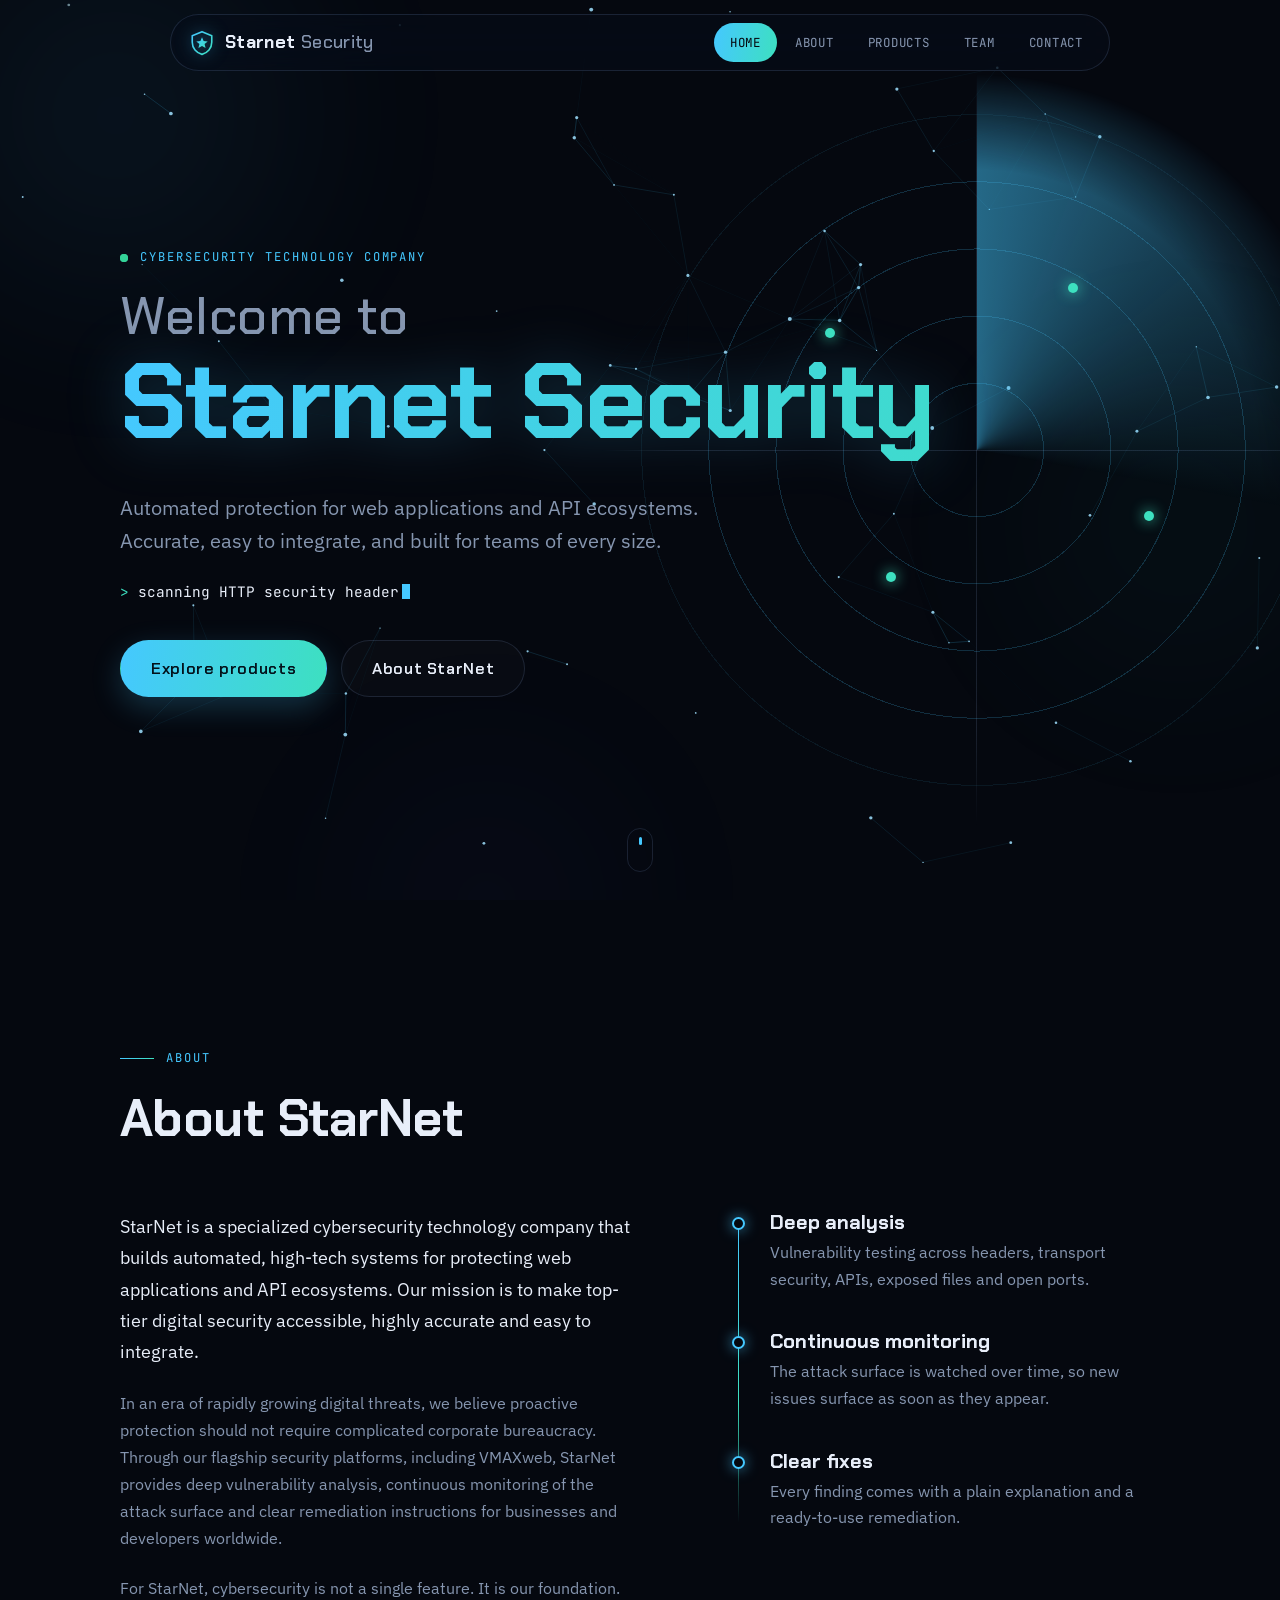
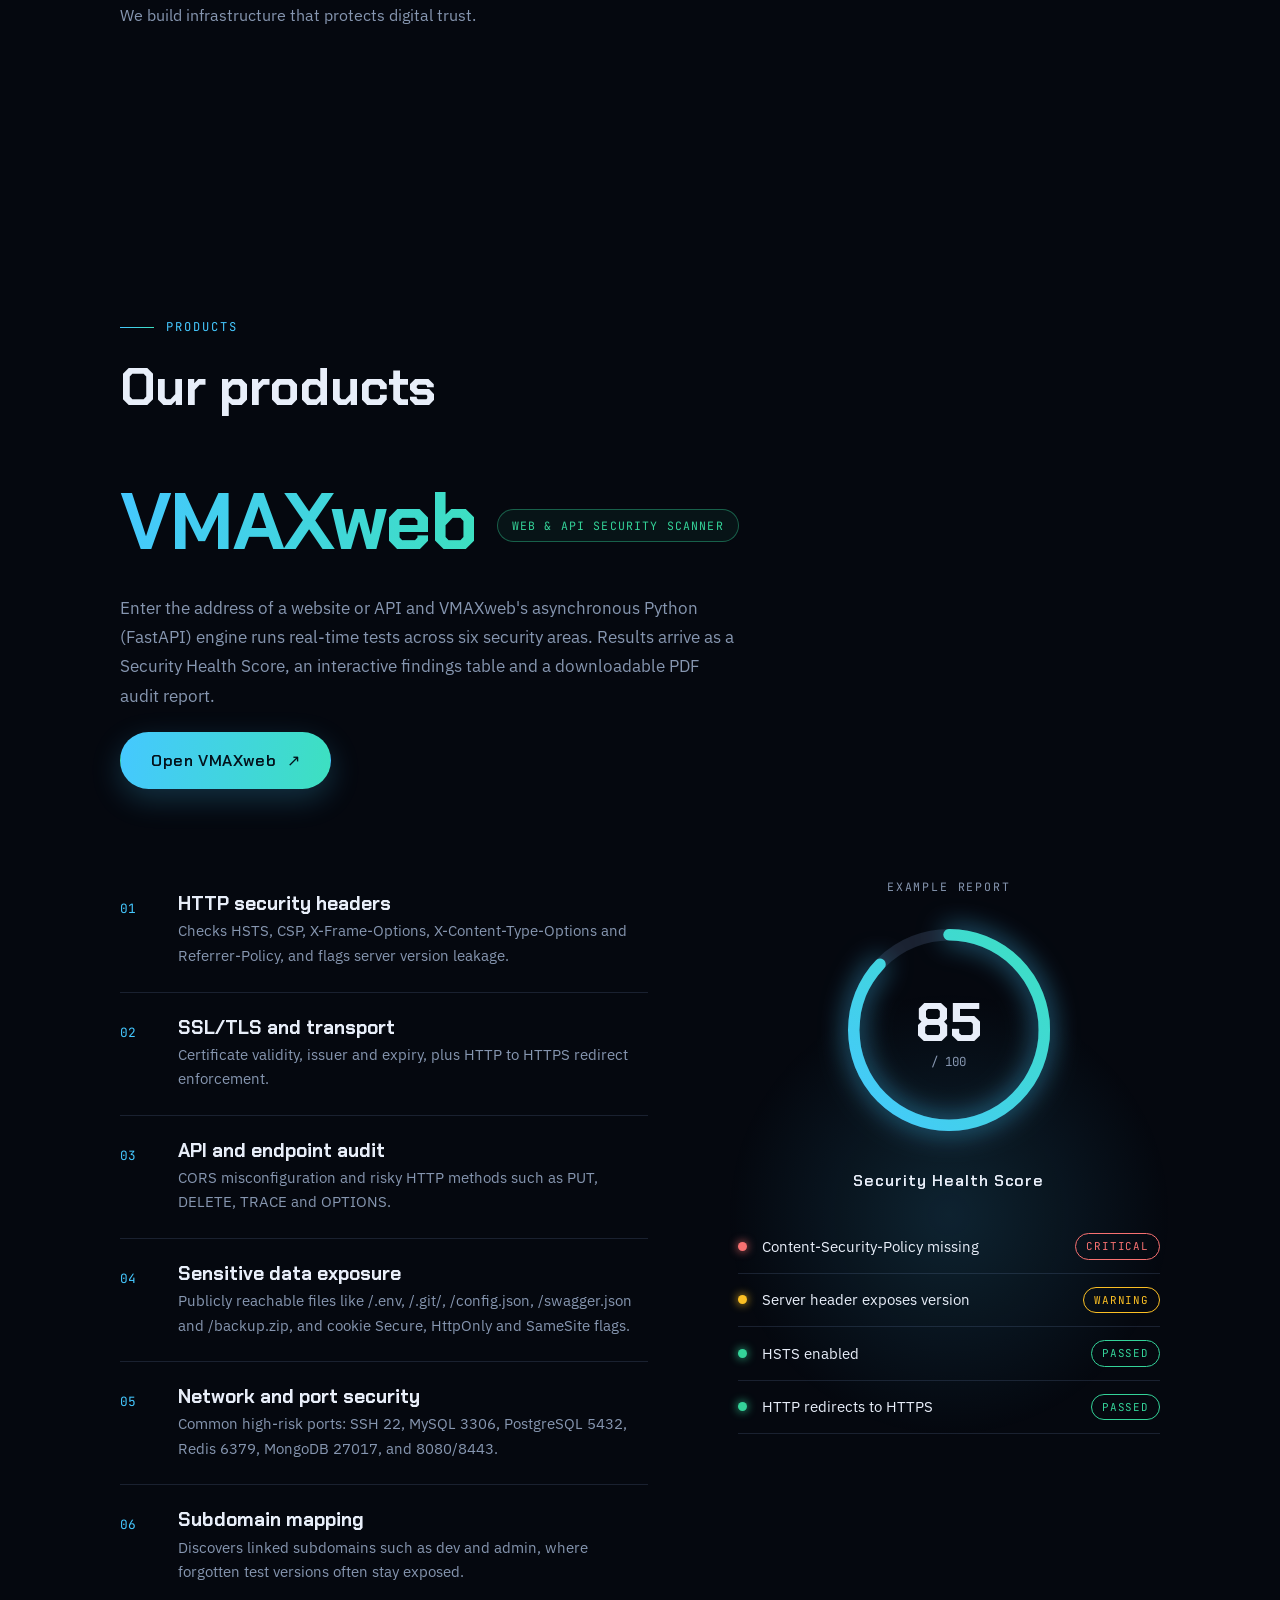
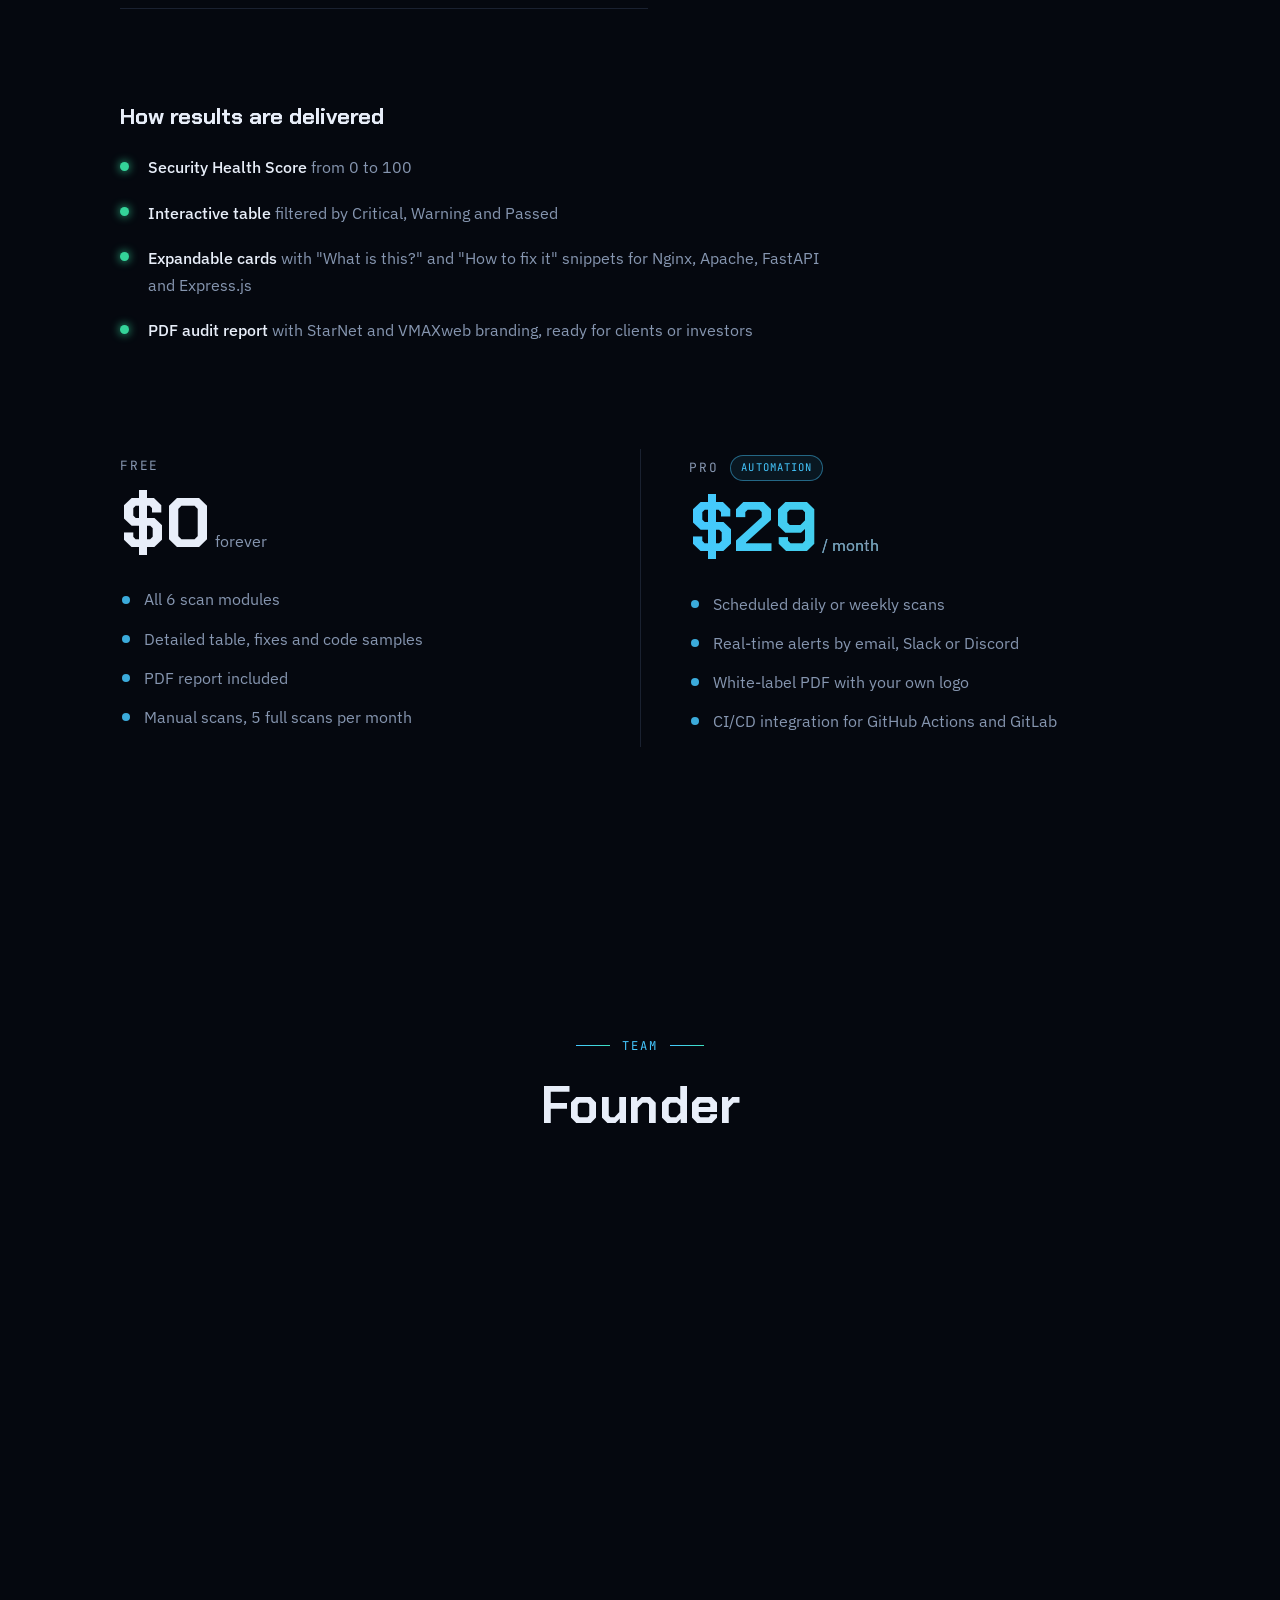
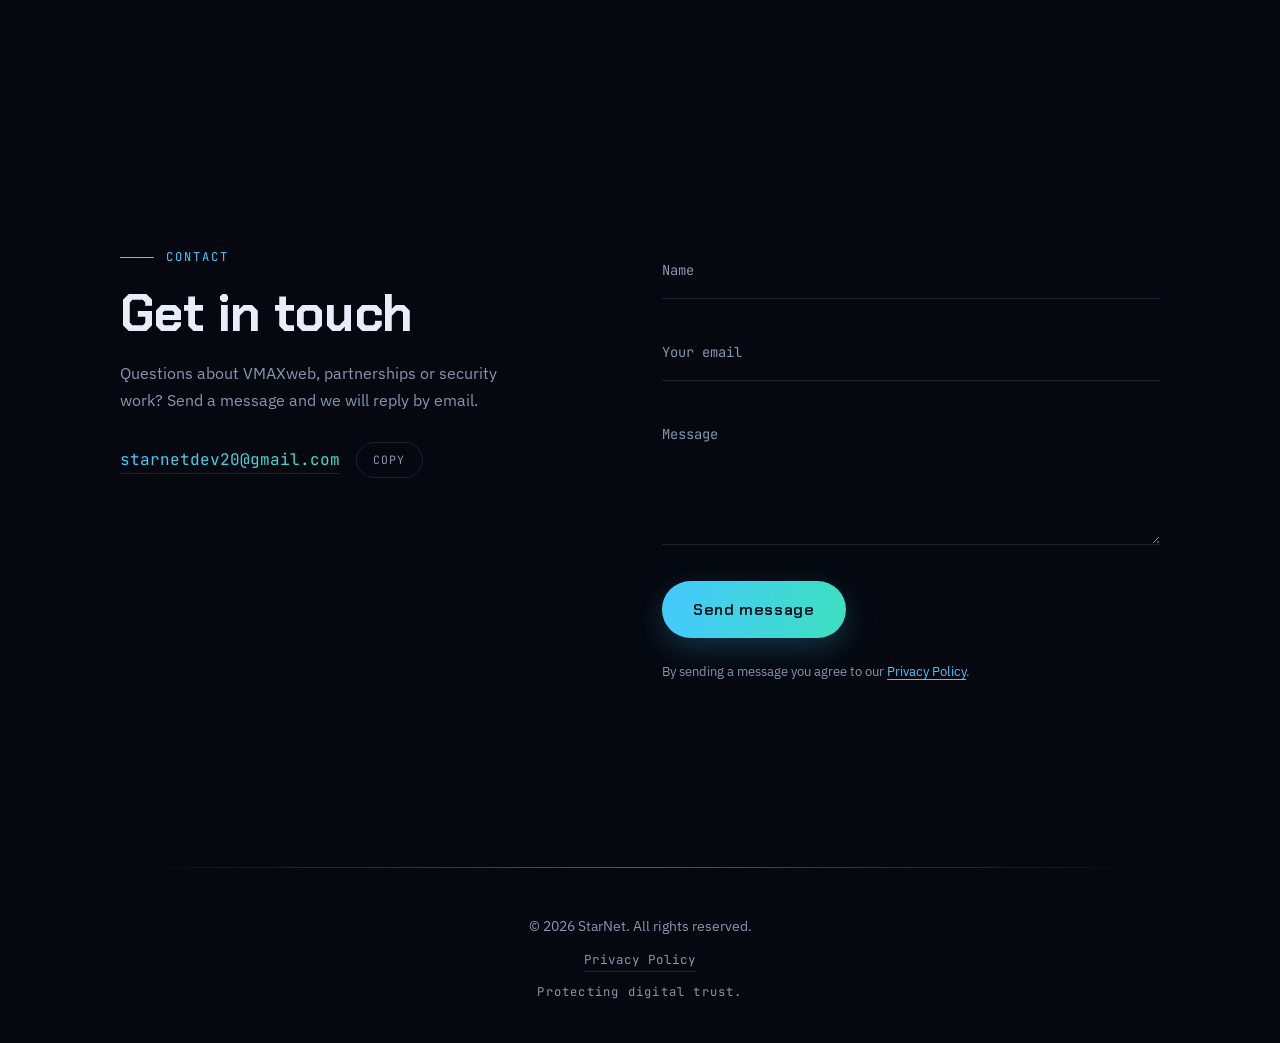
<file: index.html>
<!doctype html>
<html lang="en">
<head>
  <meta charset="utf-8">
  <meta name="viewport" content="width=device-width, initial-scale=1">
  <title>Starnet Security</title>
  <meta name="description" content="StarNet is a cybersecurity technology company building automated protection for web applications and APIs.">
  <meta name="theme-color" content="#05080f">
  <link rel="icon" type="image/svg+xml" href="favicon.svg">
  <link rel="icon" type="image/png" sizes="64x64" href="favicon.png">
  <link rel="apple-touch-icon" href="favicon.png">
  <script>document.documentElement.classList.add("js");</script>
  <link rel="preconnect" href="https://fonts.googleapis.com">
  <link rel="preconnect" href="https://fonts.gstatic.com" crossorigin>
  <link href="https://fonts.googleapis.com/css2?family=Chakra+Petch:wght@500;600;700&family=IBM+Plex+Sans:wght@400;500&family=JetBrains+Mono:wght@400;500&display=swap" rel="stylesheet">
  <link rel="stylesheet" href="style.css">
</head>
<body>

<div class="bg" aria-hidden="true">
  <span class="orb orb-a"></span>
  <span class="orb orb-b"></span>
  <span class="orb orb-c"></span>
</div>
<canvas class="rain" id="rain" aria-hidden="true"></canvas>
<div class="cursor-glow" id="cursorGlow" aria-hidden="true"></div>
<div class="progress" id="progress" aria-hidden="true"></div>

<header class="nav-wrap" id="top">
  <nav class="nav" aria-label="Main">
    <a class="brand" href="#home" aria-label="Starnet Security home">
      <svg class="brand-mark" viewBox="0 0 32 32" aria-hidden="true">
        <defs>
          <linearGradient id="bm" x1="0" y1="0" x2="1" y2="1">
            <stop offset="0" stop-color="#45c8ff"/><stop offset="1" stop-color="#3de0c0"/>
          </linearGradient>
        </defs>
        <path d="M16 2 4 7v8c0 7.4 5.1 13.2 12 15 6.9-1.8 12-7.6 12-15V7L16 2Z" fill="none" stroke="url(#bm)" stroke-width="2" stroke-linejoin="round"/>
        <path d="m16 9 2 4.6 5 .4-3.8 3.3 1.2 4.9L16 19.6 11.6 22.2l1.2-4.9L9 14l5-.4L16 9Z" fill="url(#bm)"/>
      </svg>
      <span>Starnet<span class="brand-sub"> Security</span></span>
    </a>

    <div class="nav-links" id="siteNav">
      <a href="#home">Home</a>
      <a href="#about">About</a>
      <a href="#products">Products</a>
      <a href="#team">Team</a>
      <a href="#contact">Contact</a>
    </div>

    <button class="nav-toggle" id="navToggle" aria-expanded="false" aria-controls="siteNav" aria-label="Toggle menu">
      <span></span><span></span>
    </button>
  </nav>
</header>

<main>

  <!-- HOME -->
  <section class="hero" id="home">
    <div class="radar" aria-hidden="true">
      <div class="radar-sweep"></div>
      <i class="blip b1"></i><i class="blip b2"></i><i class="blip b3"></i><i class="blip b4"></i>
    </div>
    <canvas id="net" aria-hidden="true"></canvas>

    <div class="wrap hero-inner">
      <p class="eyebrow"><span class="pulse"></span>Cybersecurity technology company</p>
      <h1>
        <span class="h1-line">Welcome to</span>
        <span class="h1-line grad" id="scramble" data-text="Starnet Security">Starnet Security</span>
      </h1>
      <p class="lead">Automated protection for web applications and API ecosystems. Accurate, easy to integrate, and built for teams of every size.</p>
      <p class="typed" aria-hidden="true"><span class="typed-prompt">&gt;</span> <span id="typedText">scanning attack surface</span><span class="caret"></span></p>
      <div class="hero-actions">
        <a class="btn btn-primary" href="#products"><span>Explore products</span></a>
        <a class="btn btn-ghost" href="#about"><span>About StarNet</span></a>
      </div>
    </div>

    <a class="scroll-cue" href="#about" aria-label="Scroll to About"><span></span></a>
  </section>

  <!-- ABOUT -->
  <section class="section" id="about">
    <div class="wrap">
      <div class="section-head reveal">
        <p class="eyebrow">About</p>
        <h2>About StarNet</h2>
      </div>
      <div class="about-grid">
        <div class="about-text" data-stagger>
          <p class="reveal">StarNet is a specialized cybersecurity technology company that builds automated, high-tech systems for protecting web applications and API ecosystems. Our mission is to make top-tier digital security accessible, highly accurate and easy to integrate.</p>
          <p class="reveal">In an era of rapidly growing digital threats, we believe proactive protection should not require complicated corporate bureaucracy. Through our flagship security platforms, including VMAXweb, StarNet provides deep vulnerability analysis, continuous monitoring of the attack surface and clear remediation instructions for businesses and developers worldwide.</p>
          <p class="reveal">For StarNet, cybersecurity is not a single feature. It is our foundation. We build infrastructure that protects digital trust.</p>
        </div>

        <ol class="timeline" data-stagger>
          <li class="reveal">
            <h3>Deep analysis</h3>
            <p>Vulnerability testing across headers, transport security, APIs, exposed files and open ports.</p>
          </li>
          <li class="reveal">
            <h3>Continuous monitoring</h3>
            <p>The attack surface is watched over time, so new issues surface as soon as they appear.</p>
          </li>
          <li class="reveal">
            <h3>Clear fixes</h3>
            <p>Every finding comes with a plain explanation and a ready-to-use remediation.</p>
          </li>
        </ol>
      </div>
    </div>
  </section>

  <!-- PRODUCTS -->
  <section class="section" id="products">
    <div class="wrap">
      <div class="section-head reveal">
        <p class="eyebrow">Products</p>
        <h2>Our products</h2>
      </div>

      <div class="product-intro reveal">
        <div class="product-name">
          <h3 class="grad">VMAXweb</h3>
          <span class="badge">Web &amp; API security scanner</span>
        </div>
        <p class="product-desc">Enter the address of a website or API and VMAXweb's asynchronous Python (FastAPI) engine runs real-time tests across six security areas. Results arrive as a Security Health Score, an interactive findings table and a downloadable PDF audit report.</p>
        <!-- The link address is set in script.js (VMAXWEB_URL) -->
        <a class="btn btn-primary" id="vmaxLink" href="https://vma-xweb.vercel.app/#b089531e908d45c0a584dc4ff4163017" target="_blank" rel="noopener noreferrer"><span>Open VMAXweb</span><b aria-hidden="true">↗</b></a>
      </div>

      <div class="product-body">
        <ul class="modules" data-stagger>
          <li class="reveal"><span class="mod-id">01</span><div><h4>HTTP security headers</h4><p>Checks HSTS, CSP, X-Frame-Options, X-Content-Type-Options and Referrer-Policy, and flags server version leakage.</p></div></li>
          <li class="reveal"><span class="mod-id">02</span><div><h4>SSL/TLS and transport</h4><p>Certificate validity, issuer and expiry, plus HTTP to HTTPS redirect enforcement.</p></div></li>
          <li class="reveal"><span class="mod-id">03</span><div><h4>API and endpoint audit</h4><p>CORS misconfiguration and risky HTTP methods such as PUT, DELETE, TRACE and OPTIONS.</p></div></li>
          <li class="reveal"><span class="mod-id">04</span><div><h4>Sensitive data exposure</h4><p>Publicly reachable files like /.env, /.git/, /config.json, /swagger.json and /backup.zip, and cookie Secure, HttpOnly and SameSite flags.</p></div></li>
          <li class="reveal"><span class="mod-id">05</span><div><h4>Network and port security</h4><p>Common high-risk ports: SSH 22, MySQL 3306, PostgreSQL 5432, Redis 6379, MongoDB 27017, and 8080/8443.</p></div></li>
          <li class="reveal"><span class="mod-id">06</span><div><h4>Subdomain mapping</h4><p>Discovers linked subdomains such as dev and admin, where forgotten test versions often stay exposed.</p></div></li>
        </ul>

        <div class="report reveal" id="report">
          <p class="report-label">Example report</p>
          <div class="gauge" role="img" aria-label="Example Security Health Score of 87 out of 100">
            <svg viewBox="0 0 140 140" aria-hidden="true">
              <defs>
                <linearGradient id="gg" x1="0" y1="0" x2="1" y2="1">
                  <stop offset="0" stop-color="#45c8ff"/><stop offset="1" stop-color="#3de0c0"/>
                </linearGradient>
              </defs>
              <circle class="g-track" cx="70" cy="70" r="58"/>
              <circle class="g-fill" id="gaugeFill" cx="70" cy="70" r="58" data-score="87"/>
            </svg>
            <div class="gauge-num"><strong id="gaugeNum">87</strong><span>/ 100</span></div>
          </div>
          <p class="gauge-cap">Security Health Score</p>

          <ul class="findings">
            <li><i class="dot crit"></i><span>Content-Security-Policy missing</span><em class="tag crit">Critical</em></li>
            <li><i class="dot warn"></i><span>Server header exposes version</span><em class="tag warn">Warning</em></li>
            <li><i class="dot ok"></i><span>HSTS enabled</span><em class="tag ok">Passed</em></li>
            <li><i class="dot ok"></i><span>HTTP redirects to HTTPS</span><em class="tag ok">Passed</em></li>
          </ul>
        </div>
      </div>

      <div class="results reveal">
        <h4>How results are delivered</h4>
        <ul>
          <li><strong>Security Health Score</strong> from 0 to 100</li>
          <li><strong>Interactive table</strong> filtered by Critical, Warning and Passed</li>
          <li><strong>Expandable cards</strong> with "What is this?" and "How to fix it" snippets for Nginx, Apache, FastAPI and Express.js</li>
          <li><strong>PDF audit report</strong> with StarNet and VMAXweb branding, ready for clients or investors</li>
        </ul>
      </div>

      <div class="plans" aria-label="VMAXweb plans">
        <div class="plan reveal">
          <p class="plan-name">Free</p>
          <p class="plan-price">$0<small> forever</small></p>
          <ul>
            <li>All 6 scan modules</li>
            <li>Detailed table, fixes and code samples</li>
            <li>PDF report included</li>
            <li>Manual scans, 5 full scans per month</li>
          </ul>
        </div>
        <div class="plan plan-pro reveal">
          <p class="plan-name">Pro <span class="pill">Automation</span></p>
          <p class="plan-price grad">$29<small> / month</small></p>
          <ul>
            <li>Scheduled daily or weekly scans</li>
            <li>Real-time alerts by email, Slack or Discord</li>
            <li>White-label PDF with your own logo</li>
            <li>CI/CD integration for GitHub Actions and GitLab</li>
          </ul>
        </div>
      </div>
    </div>
  </section>

  <!-- TEAM -->
  <section class="section" id="team">
    <div class="wrap">
      <div class="section-head center reveal">
        <p class="eyebrow">Team</p>
        <h2>Founder</h2>
      </div>
      <div class="founder reveal">
        <div class="avatar-ring">
          <div class="avatar" aria-hidden="true">JA</div>
        </div>
        <h3>Jeko Abuladze</h3>
        <p class="role">Founder &amp; CEO of StarNet</p>
        <p class="titles">Cybersecurity Specialist <i aria-hidden="true">·</i> Software Engineer</p>
        <p class="founder-note">Founded StarNet to make professional-grade security tooling available to every team building on the web.</p>
      </div>
    </div>
  </section>

  <!-- CONTACT -->
  <section class="section" id="contact">
    <div class="wrap contact-grid">
      <div class="reveal">
        <p class="eyebrow">Contact</p>
        <h2>Get in touch</h2>
        <p class="contact-copy">Questions about VMAXweb, partnerships or security work? Send a message and we will reply by email.</p>
        <div class="contact-mail">
          <a href="mailto:starnetdev20@gmail.com" id="mailLink">starnetdev20@gmail.com</a>
          <button type="button" class="copy" id="copyMail">Copy</button>
        </div>
      </div>

      <form class="form reveal" id="contactForm" novalidate>
        <div class="field">
          <input id="cName" name="name" type="text" autocomplete="name" placeholder=" " required>
          <label for="cName">Name</label>
        </div>
        <div class="field">
          <input id="cEmail" name="email" type="email" autocomplete="email" placeholder=" " required>
          <label for="cEmail">Your email</label>
        </div>
        <div class="field">
          <textarea id="cMsg" name="message" rows="4" placeholder=" " required></textarea>
          <label for="cMsg">Message</label>
        </div>
        <button class="btn btn-primary" type="submit"><span>Send message</span></button>
        <p class="form-consent">By sending a message you agree to our <a href="privacy.html">Privacy Policy</a>.</p>
        <p class="form-note" id="formNote" role="status"></p>
      </form>
    </div>
  </section>

</main>

<footer class="site-footer">
  <p>© <span id="year">2026</span> StarNet. All rights reserved.</p>
  <a class="footer-link" href="privacy.html">Privacy Policy</a>
  <p class="footer-tag">Protecting digital trust.</p>
</footer>

<script src="script.js"></script>
</body>
</html>
</file>
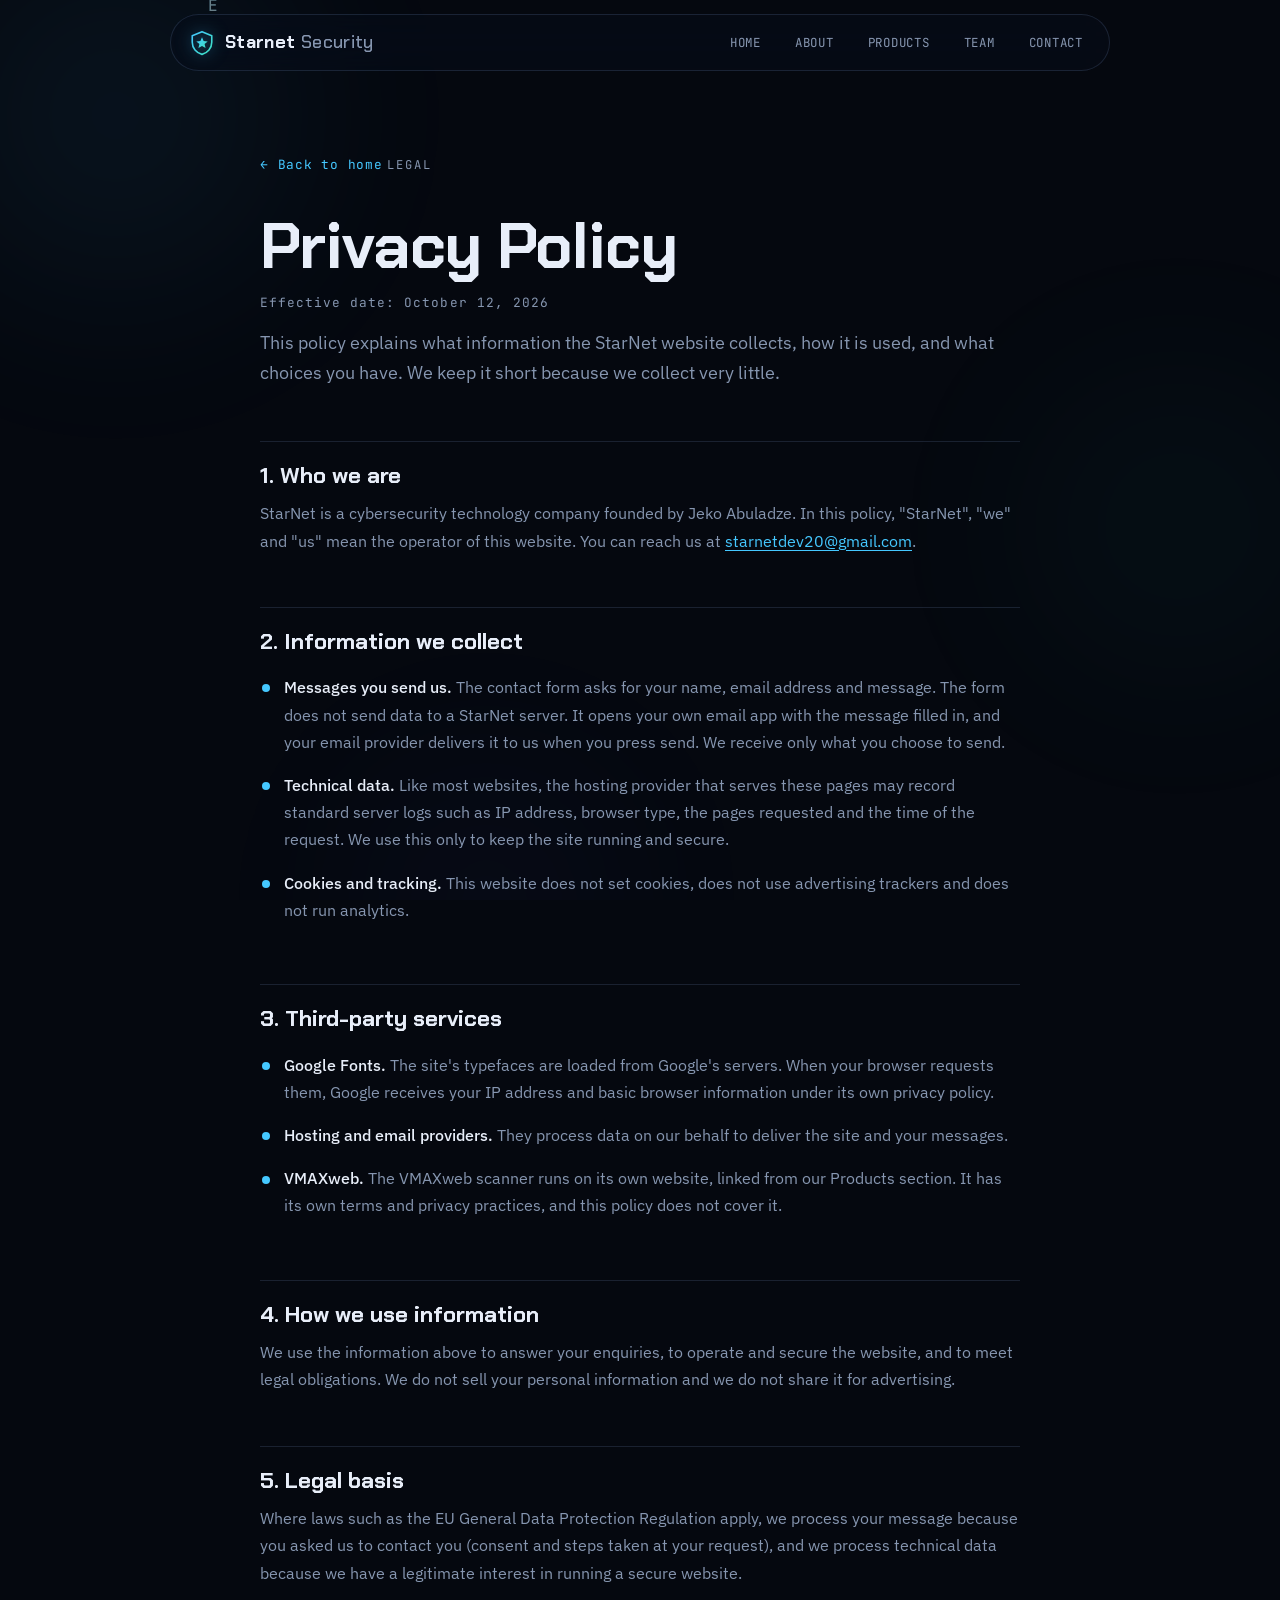
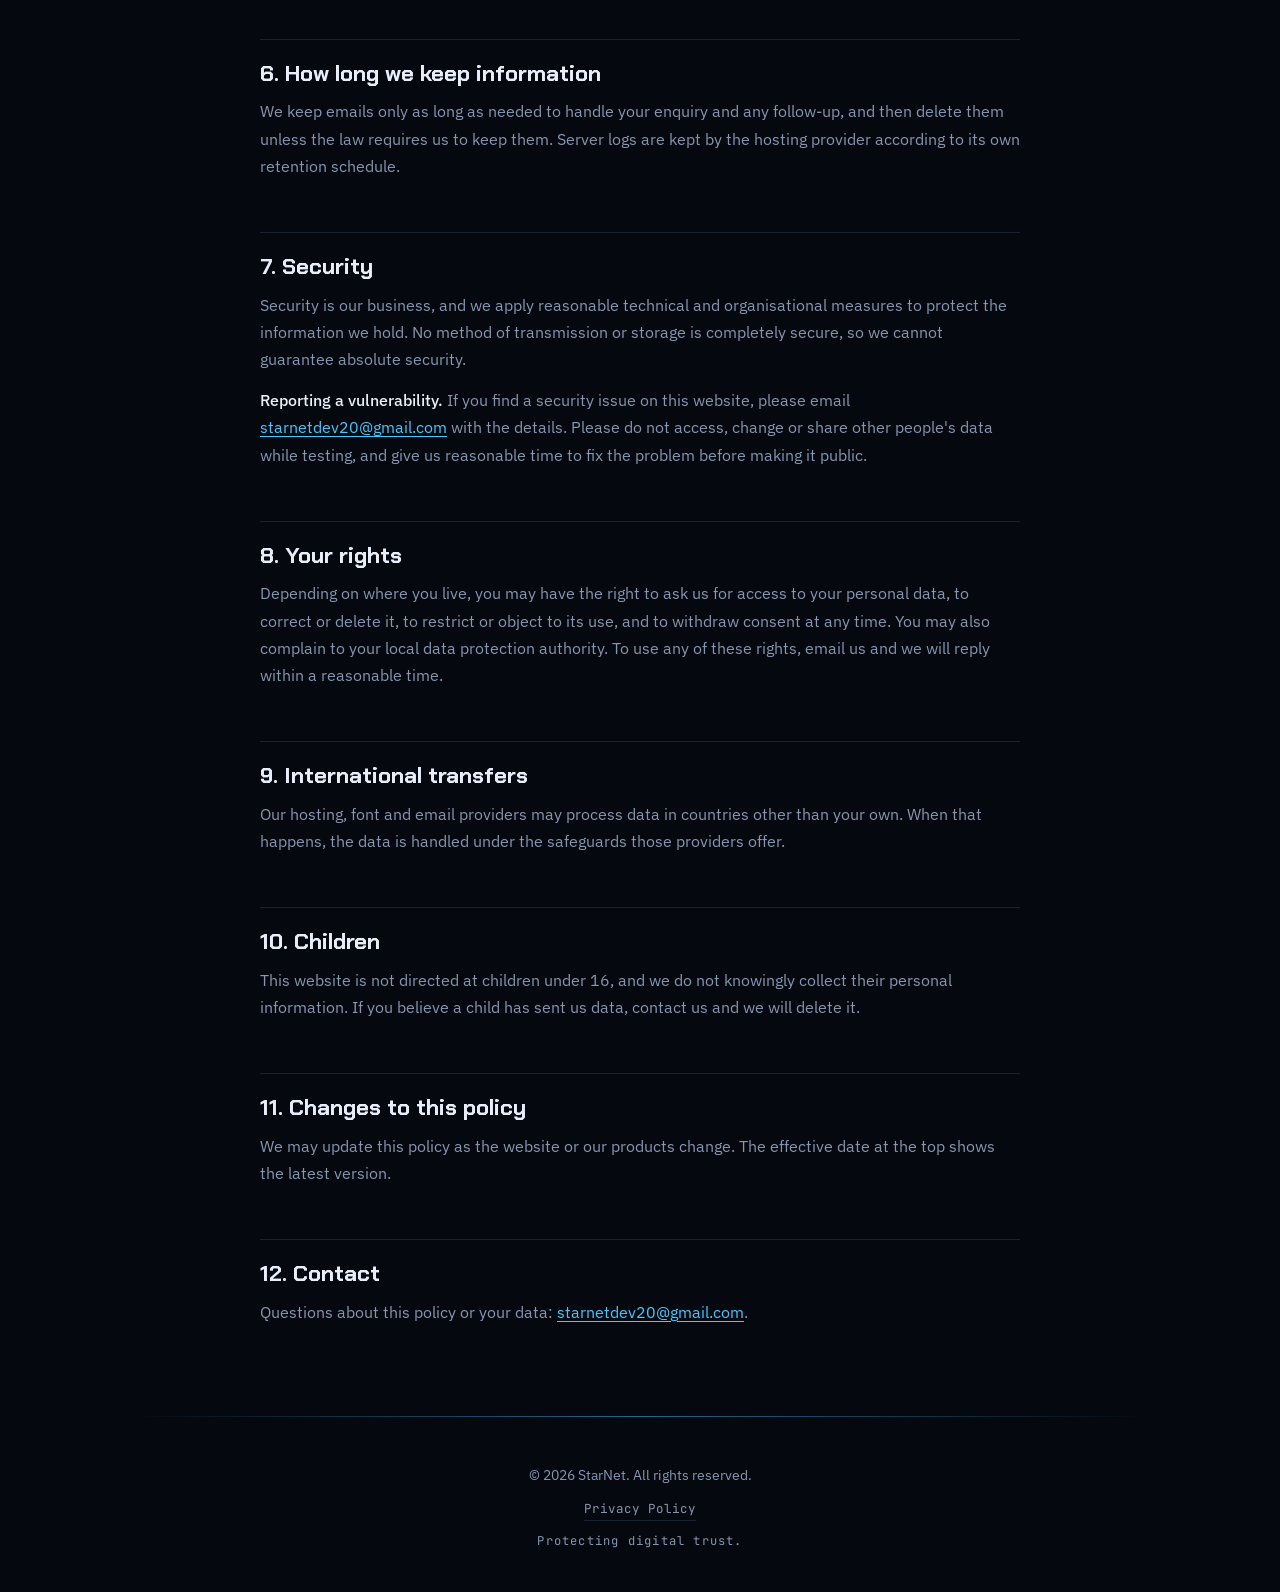
<file: privacy.html>
<!doctype html>
<html lang="en">
<head>
  <meta charset="utf-8">
  <meta name="viewport" content="width=device-width, initial-scale=1">
  <title>Privacy Policy | Starnet Security</title>
  <meta name="description" content="How StarNet collects, uses and protects information on this website.">
  <meta name="theme-color" content="#05080f">
  <link rel="icon" type="image/svg+xml" href="favicon.svg">
  <link rel="icon" type="image/png" sizes="64x64" href="favicon.png">
  <link rel="apple-touch-icon" href="favicon.png">
  <script>document.documentElement.classList.add("js");</script>
  <link rel="preconnect" href="https://fonts.googleapis.com">
  <link rel="preconnect" href="https://fonts.gstatic.com" crossorigin>
  <link href="https://fonts.googleapis.com/css2?family=Chakra+Petch:wght@500;600;700&family=IBM+Plex+Sans:wght@400;500&family=JetBrains+Mono:wght@400;500&display=swap" rel="stylesheet">
  <link rel="stylesheet" href="style.css">
</head>
<body>

<div class="bg" aria-hidden="true">
  <span class="orb orb-a"></span>
  <span class="orb orb-b"></span>
  <span class="orb orb-c"></span>
</div>
<canvas class="rain" id="rain" aria-hidden="true"></canvas>
<div class="cursor-glow" id="cursorGlow" aria-hidden="true"></div>
<div class="progress" id="progress" aria-hidden="true"></div>

<header class="nav-wrap" id="top">
  <nav class="nav" aria-label="Main">
    <a class="brand" href="index.html#home" aria-label="Starnet Security home">
      <svg class="brand-mark" viewBox="0 0 32 32" aria-hidden="true">
        <defs>
          <linearGradient id="bm" x1="0" y1="0" x2="1" y2="1">
            <stop offset="0" stop-color="#45c8ff"/><stop offset="1" stop-color="#3de0c0"/>
          </linearGradient>
        </defs>
        <path d="M16 2 4 7v8c0 7.4 5.1 13.2 12 15 6.9-1.8 12-7.6 12-15V7L16 2Z" fill="none" stroke="url(#bm)" stroke-width="2" stroke-linejoin="round"/>
        <path d="m16 9 2 4.6 5 .4-3.8 3.3 1.2 4.9L16 19.6 11.6 22.2l1.2-4.9L9 14l5-.4L16 9Z" fill="url(#bm)"/>
      </svg>
      <span>Starnet<span class="brand-sub"> Security</span></span>
    </a>

    <div class="nav-links" id="siteNav">
      <a href="index.html#home">Home</a>
      <a href="index.html#about">About</a>
      <a href="index.html#products">Products</a>
      <a href="index.html#team">Team</a>
      <a href="index.html#contact">Contact</a>
    </div>

    <button class="nav-toggle" id="navToggle" aria-expanded="false" aria-controls="siteNav" aria-label="Toggle menu">
      <span></span><span></span>
    </button>
  </nav>
</header>

<main class="legal">
  <div class="wrap">
    <article class="legal-inner">
      <a class="back" href="index.html">← Back to home</a>
      <p class="eyebrow">Legal</p>
      <h1>Privacy Policy</h1>
      <p class="updated">Effective date: October 12, 2026</p>

      <p class="legal-intro">This policy explains what information the StarNet website collects, how it is used, and what choices you have. We keep it short because we collect very little.</p>

      <h2>1. Who we are</h2>
      <p>StarNet is a cybersecurity technology company founded by Jeko Abuladze. In this policy, "StarNet", "we" and "us" mean the operator of this website. You can reach us at <a href="mailto:starnetdev20@gmail.com">starnetdev20@gmail.com</a>.</p>

      <h2>2. Information we collect</h2>
      <ul>
        <li><strong>Messages you send us.</strong> The contact form asks for your name, email address and message. The form does not send data to a StarNet server. It opens your own email app with the message filled in, and your email provider delivers it to us when you press send. We receive only what you choose to send.</li>
        <li><strong>Technical data.</strong> Like most websites, the hosting provider that serves these pages may record standard server logs such as IP address, browser type, the pages requested and the time of the request. We use this only to keep the site running and secure.</li>
        <li><strong>Cookies and tracking.</strong> This website does not set cookies, does not use advertising trackers and does not run analytics.</li>
      </ul>

      <h2>3. Third-party services</h2>
      <ul>
        <li><strong>Google Fonts.</strong> The site's typefaces are loaded from Google's servers. When your browser requests them, Google receives your IP address and basic browser information under its own privacy policy.</li>
        <li><strong>Hosting and email providers.</strong> They process data on our behalf to deliver the site and your messages.</li>
        <li><strong>VMAXweb.</strong> The VMAXweb scanner runs on its own website, linked from our Products section. It has its own terms and privacy practices, and this policy does not cover it.</li>
      </ul>

      <h2>4. How we use information</h2>
      <p>We use the information above to answer your enquiries, to operate and secure the website, and to meet legal obligations. We do not sell your personal information and we do not share it for advertising.</p>

      <h2>5. Legal basis</h2>
      <p>Where laws such as the EU General Data Protection Regulation apply, we process your message because you asked us to contact you (consent and steps taken at your request), and we process technical data because we have a legitimate interest in running a secure website.</p>

      <h2>6. How long we keep information</h2>
      <p>We keep emails only as long as needed to handle your enquiry and any follow-up, and then delete them unless the law requires us to keep them. Server logs are kept by the hosting provider according to its own retention schedule.</p>

      <h2>7. Security</h2>
      <p>Security is our business, and we apply reasonable technical and organisational measures to protect the information we hold. No method of transmission or storage is completely secure, so we cannot guarantee absolute security.</p>
      <p><strong>Reporting a vulnerability.</strong> If you find a security issue on this website, please email <a href="mailto:starnetdev20@gmail.com">starnetdev20@gmail.com</a> with the details. Please do not access, change or share other people's data while testing, and give us reasonable time to fix the problem before making it public.</p>

      <h2>8. Your rights</h2>
      <p>Depending on where you live, you may have the right to ask us for access to your personal data, to correct or delete it, to restrict or object to its use, and to withdraw consent at any time. You may also complain to your local data protection authority. To use any of these rights, email us and we will reply within a reasonable time.</p>

      <h2>9. International transfers</h2>
      <p>Our hosting, font and email providers may process data in countries other than your own. When that happens, the data is handled under the safeguards those providers offer.</p>

      <h2>10. Children</h2>
      <p>This website is not directed at children under 16, and we do not knowingly collect their personal information. If you believe a child has sent us data, contact us and we will delete it.</p>

      <h2>11. Changes to this policy</h2>
      <p>We may update this policy as the website or our products change. The effective date at the top shows the latest version.</p>

      <h2>12. Contact</h2>
      <p>Questions about this policy or your data: <a href="mailto:starnetdev20@gmail.com">starnetdev20@gmail.com</a>.</p>
    </article>
  </div>
</main>

<footer class="site-footer">
  <p>© <span id="year">2026</span> StarNet. All rights reserved.</p>
  <a class="footer-link" href="privacy.html">Privacy Policy</a>
  <p class="footer-tag">Protecting digital trust.</p>
</footer>

<script src="script.js"></script>
</body>
</html>
</file>
<file: style.css>
/* Layout concept: one continuous dark canvas with drifting light, no boxed cards
   or colour bands. Content sits open on the page and is separated by hairlines,
   glow and motion. Rounded shapes and circles instead of rectangles. */
:root {
  --bg: #05080f;
  --text: #e8eef9;
  --muted: #8696b0;
  --line: rgba(140, 170, 220, 0.16);
  --accent: #45c8ff;
  --accent-2: #3de0c0;
  --ok: #34d399;
  --warn: #fbbf24;
  --crit: #f87171;
  --grad: linear-gradient(100deg, var(--accent), var(--accent-2));

  --font-display: "Chakra Petch", "Segoe UI", sans-serif;
  --font-body: "IBM Plex Sans", system-ui, -apple-system, "Segoe UI", sans-serif;
  --font-mono: "JetBrains Mono", ui-monospace, "SFMono-Regular", Menlo, Consolas, monospace;

  --gutter: clamp(20px, 5vw, 40px);
  --ease: cubic-bezier(.2, .7, .2, 1);
  color-scheme: dark;
}

*, *::before, *::after { box-sizing: border-box; }
html { scroll-behavior: smooth; scroll-padding-top: 96px; }
body {
  margin: 0; background: var(--bg); color: var(--text);
  font-family: var(--font-body); font-size: 1rem; line-height: 1.7;
  -webkit-font-smoothing: antialiased; overflow-x: hidden;
}
img, svg { max-width: 100%; }
a { color: inherit; }
h1, h2, h3, h4 { font-family: var(--font-display); line-height: 1.1; margin: 0; text-wrap: balance; }
p { margin: 0; }
ul, ol { margin: 0; padding: 0; list-style: none; }
button { font: inherit; color: inherit; }
:focus-visible { outline: 2px solid var(--accent); outline-offset: 4px; border-radius: 6px; }
::selection { background: rgba(69, 200, 255, 0.3); }

.wrap { width: 100%; max-width: 1120px; margin-inline: auto; padding-inline: var(--gutter); }
.grad { background: var(--grad); -webkit-background-clip: text; background-clip: text; color: transparent; }

/* ---------- Ambient background ---------- */
.bg { position: fixed; inset: 0; z-index: -2; overflow: hidden; pointer-events: none; }
.orb { position: absolute; border-radius: 50%; filter: blur(90px); opacity: .2; will-change: transform; }

/* falling code, fixed behind every section; dimmer toward the centre so text stays readable */
.rain { position: fixed; inset: 0; width: 100%; height: 100%; z-index: -2; pointer-events: none; opacity: .55;
  -webkit-mask-image: radial-gradient(ellipse 70% 60% at 50% 45%, rgba(0,0,0,.4), #000 100%);
  mask-image: radial-gradient(ellipse 70% 60% at 50% 45%, rgba(0,0,0,.4), #000 100%); }
.orb-a { width: 46vmax; height: 46vmax; left: -14vmax; top: -14vmax; background: radial-gradient(circle, rgba(69,200,255,.45), transparent 65%); animation: drift-a 26s ease-in-out infinite alternate; }
.orb-b { width: 40vmax; height: 40vmax; right: -12vmax; top: 30vh; background: radial-gradient(circle, rgba(61,224,192,.28), transparent 65%); animation: drift-b 32s ease-in-out infinite alternate; }
.orb-c { width: 36vmax; height: 36vmax; left: 20vw; bottom: -18vmax; background: radial-gradient(circle, rgba(88,110,255,.28), transparent 65%); animation: drift-a 38s ease-in-out infinite alternate-reverse; }
@keyframes drift-a { to { transform: translate(8vmax, 6vmax) scale(1.15); } }
@keyframes drift-b { to { transform: translate(-9vmax, -5vmax) scale(1.1); } }

.cursor-glow { position: fixed; left: 0; top: 0; width: 420px; height: 420px; margin: -210px 0 0 -210px; border-radius: 50%; z-index: -1; pointer-events: none; opacity: 0; background: radial-gradient(circle, rgba(69,200,255,.13), transparent 62%); transition: opacity .4s; will-change: transform; }
.cursor-glow.on { opacity: 1; }

.progress { position: fixed; top: 0; left: 0; height: 2px; width: 100%; z-index: 40; background: var(--grad); transform: scaleX(0); transform-origin: left; box-shadow: 0 0 12px rgba(69,200,255,.8); }

/* ---------- Floating pill navigation ---------- */
.nav-wrap { position: fixed; top: 14px; left: 0; right: 0; z-index: 30; padding-inline: var(--gutter); display: flex; justify-content: center; pointer-events: none; }
.nav {
  pointer-events: auto; width: min(940px, 100%);
  display: flex; align-items: center; justify-content: space-between; gap: 12px;
  padding: 8px 10px 8px 18px; border-radius: 999px;
  background: rgba(8, 13, 24, 0.55); border: 1px solid var(--line);
  backdrop-filter: blur(16px) saturate(140%); -webkit-backdrop-filter: blur(16px) saturate(140%);
  transition: background .3s, box-shadow .3s, transform .4s var(--ease);
  animation: nav-in .9s var(--ease) both;
}
.nav-wrap.scrolled .nav { background: rgba(8, 13, 24, 0.82); box-shadow: 0 10px 40px rgba(0,0,0,.45), 0 0 0 1px rgba(69,200,255,.08); }
@keyframes nav-in { from { opacity: 0; transform: translateY(-24px); } }

.brand { display: inline-flex; align-items: center; gap: 10px; text-decoration: none; font-family: var(--font-display); font-weight: 700; font-size: 1.12rem; letter-spacing: .02em; white-space: nowrap; }
.brand-mark { width: 26px; height: 26px; filter: drop-shadow(0 0 8px rgba(69,200,255,.55)); }
.brand-sub { font-weight: 500; color: var(--muted); }

.nav-links { display: flex; gap: 2px; position: relative; }
.nav-links a { position: relative; text-decoration: none; padding: 9px 16px; border-radius: 999px; font-family: var(--font-mono); font-size: .78rem; letter-spacing: .06em; text-transform: uppercase; color: var(--muted); transition: color .2s; }
.nav-links a:hover { color: var(--text); }
.nav-links a.active { color: var(--bg); background: var(--grad); }

.nav-toggle { display: none; width: 42px; height: 42px; border-radius: 50%; border: 1px solid var(--line); background: transparent; cursor: pointer; position: relative; }
.nav-toggle span { position: absolute; left: 12px; right: 12px; height: 2px; border-radius: 2px; background: var(--text); transition: transform .3s var(--ease); }
.nav-toggle span:nth-child(1) { top: 16px; }
.nav-toggle span:nth-child(2) { top: 24px; }
.nav-toggle[aria-expanded="true"] span:nth-child(1) { transform: translateY(4px) rotate(45deg); }
.nav-toggle[aria-expanded="true"] span:nth-child(2) { transform: translateY(-4px) rotate(-45deg); }

/* ---------- Hero ---------- */
.hero { position: relative; min-height: min(100svh, 920px); display: flex; align-items: center; padding-block: 130px 90px; overflow: hidden; }
#net { position: absolute; inset: 0; width: 100%; height: 100%; z-index: 0; }
.hero-inner { position: relative; z-index: 2; }

.eyebrow { display: inline-flex; align-items: center; gap: 12px; font-family: var(--font-mono); font-size: .76rem; letter-spacing: .16em; text-transform: uppercase; color: var(--accent); margin-bottom: 22px; }
.section-head .eyebrow::before, .contact-grid .eyebrow::before { content: ""; width: 34px; height: 1px; background: var(--grad); }
.center .eyebrow::after { content: ""; width: 34px; height: 1px; background: var(--grad); }
.pulse { position: relative; width: 8px; height: 8px; border-radius: 50%; background: var(--ok); }
.pulse::after { content: ""; position: absolute; inset: 0; border-radius: 50%; background: var(--ok); animation: ping 2s ease-out infinite; }
@keyframes ping { to { transform: scale(3.2); opacity: 0; } }

.hero h1 { font-size: clamp(2.7rem, 9.2vw, 6.6rem); font-weight: 700; letter-spacing: -.015em; line-height: 1.02; }
.h1-line { display: block; }
.h1-line:first-child { font-size: .5em; font-weight: 500; color: var(--muted); letter-spacing: .01em; margin-bottom: .1em; animation: rise .9s .1s var(--ease) both; }
.h1-line.grad { padding-bottom: .08em; animation: rise .9s .25s var(--ease) both; filter: drop-shadow(0 0 28px rgba(69,200,255,.25)); }
@keyframes rise { from { opacity: 0; transform: translateY(26px); } }

.lead { max-width: 54ch; margin-top: 26px; font-size: clamp(1.05rem, 2vw, 1.22rem); color: var(--muted); animation: rise .9s .45s var(--ease) both; }
.typed { margin-top: 22px; font-family: var(--font-mono); font-size: .9rem; color: var(--text); min-height: 1.6em; animation: rise .9s .6s var(--ease) both; }
.typed-prompt { color: var(--accent-2); }
.caret { display: inline-block; width: 8px; height: 1em; margin-left: 3px; vertical-align: -2px; background: var(--accent); animation: blink 1s steps(1) infinite; }
@keyframes blink { 50% { opacity: 0; } }
.hero-actions { display: flex; flex-wrap: wrap; gap: 14px; margin-top: 36px; animation: rise .9s .75s var(--ease) both; }

/* radar */
.radar { position: absolute; z-index: 1; right: -6%; top: 50%; width: min(760px, 78vw); aspect-ratio: 1; transform: translateY(-50%); border-radius: 50%; pointer-events: none;
  background:
    linear-gradient(var(--line), var(--line)) center / 1px 100% no-repeat,
    linear-gradient(var(--line), var(--line)) center / 100% 1px no-repeat,
    repeating-radial-gradient(circle, transparent 0 calc(12.5% - 1px), rgba(69,200,255,.2) calc(12.5% - 1px) 12.5%);
  -webkit-mask-image: radial-gradient(circle, #000 52%, transparent 70%); mask-image: radial-gradient(circle, #000 52%, transparent 70%);
  animation: fade-in 1.6s .3s both; }
.radar-sweep { position: absolute; inset: 0; border-radius: 50%; background: conic-gradient(from 0deg, rgba(69,200,255,.5), rgba(69,200,255,0) 28%); animation: spin 6s linear infinite; }
.blip { position: absolute; width: 10px; height: 10px; border-radius: 50%; background: var(--accent-2); box-shadow: 0 0 14px var(--accent-2); animation: blip 3s ease-in-out infinite; }
.b1 { left: 62%; top: 28%; } .b2 { left: 72%; top: 58%; animation-delay: .8s; } .b3 { left: 38%; top: 66%; animation-delay: 1.6s; } .b4 { left: 30%; top: 34%; animation-delay: 2.2s; }
@keyframes blip { 0%, 100% { opacity: .15; transform: scale(.6); } 50% { opacity: 1; transform: scale(1.2); } }
@keyframes spin { to { transform: rotate(360deg); } }
@keyframes fade-in { from { opacity: 0; } }

.scroll-cue { position: absolute; z-index: 2; left: 50%; bottom: 28px; width: 26px; height: 44px; margin-left: -13px; border: 1.5px solid var(--line); border-radius: 14px; }
.scroll-cue span { position: absolute; left: 50%; top: 8px; width: 3px; height: 8px; margin-left: -1.5px; border-radius: 2px; background: var(--accent); animation: cue 1.8s ease-in-out infinite; }
@keyframes cue { 0% { opacity: 0; transform: translateY(0); } 30% { opacity: 1; } 100% { opacity: 0; transform: translateY(16px); } }

/* ---------- Buttons ---------- */
.btn { position: relative; display: inline-flex; align-items: center; justify-content: center; gap: 10px; padding: 14px 30px; min-height: 50px; border-radius: 999px; border: 1px solid transparent; cursor: pointer; text-decoration: none; overflow: hidden; font-family: var(--font-display); font-weight: 600; font-size: 1rem; letter-spacing: .04em; transition: transform .25s var(--ease), box-shadow .3s, border-color .3s, color .3s; will-change: transform; }
.btn > * { position: relative; z-index: 1; }
.btn b { font-weight: 500; transition: transform .25s var(--ease); }
.btn:hover b { transform: translate(3px, -3px); }
.btn-primary { background: var(--grad); color: #03121b; box-shadow: 0 0 0 0 rgba(69,200,255,.5), 0 10px 30px rgba(69,200,255,.22); }
.btn-primary::after { content: ""; position: absolute; top: 0; left: -60%; width: 40%; height: 100%; background: linear-gradient(100deg, transparent, rgba(255,255,255,.55), transparent); transform: skewX(-20deg); transition: left .7s var(--ease); }
.btn-primary:hover { box-shadow: 0 0 0 6px rgba(69,200,255,.14), 0 14px 40px rgba(69,200,255,.35); }
.btn-primary:hover::after { left: 130%; }
.btn-ghost { color: var(--text); border-color: var(--line); background: rgba(255,255,255,.02); }
.btn-ghost:hover { border-color: var(--accent); color: var(--accent); box-shadow: 0 0 24px rgba(69,200,255,.15); }

/* ---------- Sections ---------- */
.section { position: relative; padding-block: clamp(80px, 11vw, 140px); }
.section-head { margin-bottom: clamp(36px, 6vw, 64px); }
.section-head.center { text-align: center; }
.section-head.center .eyebrow { justify-content: center; }
.section h2 { font-size: clamp(2rem, 4.6vw, 3.2rem); font-weight: 700; letter-spacing: -.01em; }
.contact-grid .eyebrow { margin-bottom: 18px; }

/* scroll reveal (only active when JS is running) */
.js .reveal { opacity: 0; transform: translateY(30px); filter: blur(6px); transition: opacity .9s var(--ease), transform .9s var(--ease), filter .9s var(--ease); transition-delay: var(--d, 0s); }
.js .reveal.in { opacity: 1; transform: none; filter: none; }
.js .modules li.reveal { transition: opacity .9s var(--ease), transform .9s var(--ease), filter .9s var(--ease), padding-left .4s var(--ease); transition-delay: var(--d, 0s), var(--d, 0s), var(--d, 0s), 0s; }

/* About */
.about-grid { display: grid; grid-template-columns: 1.1fr .9fr; gap: clamp(40px, 7vw, 96px); align-items: start; }
.about-text { display: grid; gap: 22px; max-width: 62ch; color: var(--muted); min-width: 0; }
.about-text p:first-child { color: var(--text); font-size: 1.15rem; }

.timeline { position: relative; display: grid; gap: 38px; padding-left: 38px; min-width: 0; }
.timeline::before { content: ""; position: absolute; left: 6px; top: 8px; bottom: 8px; width: 1px; background: linear-gradient(var(--accent), var(--accent-2) 60%, transparent); }
.timeline li { position: relative; }
.timeline li::before { content: ""; position: absolute; left: -38px; top: 6px; width: 13px; height: 13px; border-radius: 50%; background: var(--bg); border: 2px solid var(--accent); box-shadow: 0 0 14px rgba(69,200,255,.7); }
.timeline h3 { font-size: 1.25rem; margin-bottom: 6px; }
.timeline p { color: var(--muted); font-size: .98rem; }

/* Products */
.product-intro { max-width: 760px; margin-bottom: clamp(44px, 7vw, 80px); display: grid; gap: 22px; justify-items: start; }
.product-name { display: flex; flex-wrap: wrap; align-items: center; gap: 14px 20px; }
.product-name h3 { font-size: clamp(2.8rem, 8vw, 5rem); font-weight: 700; letter-spacing: -.02em; line-height: 1.05; padding-bottom: .08em; }
.badge { font-family: var(--font-mono); font-size: .72rem; letter-spacing: .1em; text-transform: uppercase; color: var(--ok); padding: 6px 14px; border-radius: 999px; border: 1px solid rgba(52,211,153,.4); background: rgba(52,211,153,.06); }
.product-desc { color: var(--muted); font-size: 1.08rem; max-width: 62ch; }

.product-body { display: grid; grid-template-columns: 1.25fr 1fr; gap: clamp(40px, 7vw, 96px); align-items: start; }
.modules { min-width: 0; }
.modules li { position: relative; display: grid; grid-template-columns: 52px 1fr; gap: 6px; padding: 24px 0; border-bottom: 1px solid var(--line); transition: padding-left .4s var(--ease); }
.modules li::after { content: ""; position: absolute; left: 0; bottom: -1px; height: 1px; width: 0; background: var(--grad); transition: width .6s var(--ease); }
.modules li:hover { padding-left: 14px; }
.modules li:hover::after { width: 100%; }
.mod-id { font-family: var(--font-mono); font-size: .8rem; color: var(--accent); padding-top: 5px; transition: text-shadow .3s; }
.modules li:hover .mod-id { text-shadow: 0 0 12px var(--accent); }
.modules h4 { font-size: 1.2rem; margin-bottom: 4px; transition: color .3s; }
.modules li:hover h4 { color: var(--accent); }
.modules p { color: var(--muted); font-size: .96rem; line-height: 1.6; overflow-wrap: anywhere; }

/* example report: floating, no frame */
.report { position: sticky; top: 110px; min-width: 0; text-align: center; padding: 8px 0; }
.report::before { content: ""; position: absolute; left: 50%; top: 16%; width: 120%; aspect-ratio: 1; transform: translateX(-50%); border-radius: 50%; background: radial-gradient(circle, rgba(69,200,255,.14), transparent 62%); z-index: -1; pointer-events: none; }
.report-label { font-family: var(--font-mono); font-size: .72rem; letter-spacing: .16em; text-transform: uppercase; color: var(--muted); margin-bottom: 18px; }
.gauge { position: relative; width: min(230px, 62vw); aspect-ratio: 1; margin-inline: auto; }
.gauge svg { width: 100%; height: 100%; transform: rotate(-90deg); overflow: visible; }
.g-track { fill: none; stroke: var(--line); stroke-width: 7; }
.g-fill { fill: none; stroke: url(#gg); stroke-width: 7; stroke-linecap: round; stroke-dasharray: 364.4; stroke-dashoffset: 364.4; filter: drop-shadow(0 0 8px rgba(69,200,255,.7)); transition: stroke-dashoffset 2s var(--ease); }
.gauge-num { position: absolute; inset: 0; display: grid; place-content: center; }
.gauge-num strong { font-family: var(--font-display); font-size: 3.4rem; font-weight: 700; line-height: 1; font-variant-numeric: tabular-nums; }
.gauge-num span { font-family: var(--font-mono); font-size: .78rem; color: var(--muted); }
.gauge-cap { margin-top: 14px; font-family: var(--font-display); font-weight: 600; letter-spacing: .06em; }

.findings { margin-top: 26px; text-align: left; }
.findings li { display: grid; grid-template-columns: 12px 1fr auto; align-items: center; gap: 12px; padding: 13px 0; border-bottom: 1px solid var(--line); font-size: .94rem; opacity: 0; transform: translateX(14px); }
.report.in .findings li { animation: slide-in .7s var(--ease) forwards; }
.report.in .findings li:nth-child(1) { animation-delay: .5s; } .report.in .findings li:nth-child(2) { animation-delay: .7s; }
.report.in .findings li:nth-child(3) { animation-delay: .9s; } .report.in .findings li:nth-child(4) { animation-delay: 1.1s; }
@keyframes slide-in { to { opacity: 1; transform: none; } }
.dot { width: 9px; height: 9px; border-radius: 50%; }
.dot.crit { background: var(--crit); box-shadow: 0 0 10px var(--crit); } .dot.warn { background: var(--warn); box-shadow: 0 0 10px var(--warn); } .dot.ok { background: var(--ok); box-shadow: 0 0 10px var(--ok); }
.tag { font-style: normal; font-family: var(--font-mono); font-size: .68rem; letter-spacing: .08em; text-transform: uppercase; padding: 3px 10px; border-radius: 999px; border: 1px solid currentColor; }
.tag.crit { color: var(--crit); } .tag.warn { color: var(--warn); } .tag.ok { color: var(--ok); }

.results { margin-top: clamp(56px, 8vw, 96px); max-width: 720px; }
.results h4 { font-size: 1.4rem; margin-bottom: 16px; }
.results li { position: relative; padding: 9px 0 9px 28px; color: var(--muted); }
.results li::before { content: ""; position: absolute; left: 0; top: 1.05em; width: 9px; height: 9px; border-radius: 50%; background: var(--ok); box-shadow: 0 0 10px var(--ok); }
.results strong { color: var(--text); font-weight: 500; }

/* plans */
.plans { display: grid; grid-template-columns: 1fr 1fr; margin-top: clamp(56px, 8vw, 96px); }
.plan { padding: 6px clamp(0px, 4vw, 48px) 6px 0; }
.plan + .plan { padding: 6px 0 6px clamp(0px, 4vw, 48px); border-left: 1px solid var(--line); }
.plan-name { display: flex; align-items: center; gap: 12px; font-family: var(--font-mono); font-size: .8rem; letter-spacing: .14em; text-transform: uppercase; color: var(--muted); }
.pill { font-size: .66rem; letter-spacing: .1em; color: var(--accent); padding: 3px 10px; border-radius: 999px; border: 1px solid rgba(69,200,255,.45); background: rgba(69,200,255,.08); }
.plan-price { font-family: var(--font-display); font-size: clamp(3rem, 7vw, 4.4rem); font-weight: 700; line-height: 1.1; margin: 8px 0 18px; }
.plan-price small { font-family: var(--font-body); font-size: 1rem; font-weight: 400; color: var(--muted); -webkit-text-fill-color: var(--muted); }
.plan li { position: relative; padding: 6px 0 6px 24px; color: var(--muted); }
.plan li::before { content: ""; position: absolute; left: 2px; top: .95em; width: 8px; height: 8px; border-radius: 50%; background: var(--accent); opacity: .85; }

/* Team */
.founder { display: grid; justify-items: center; text-align: center; gap: 8px; max-width: 520px; margin-inline: auto; }
.avatar-ring { position: relative; width: 148px; height: 148px; border-radius: 50%; margin-bottom: 18px; background: conic-gradient(from 0deg, var(--accent), var(--accent-2), transparent 55%, var(--accent)); animation: spin 8s linear infinite; box-shadow: 0 0 60px rgba(69,200,255,.25); }
.avatar-ring::before { content: ""; position: absolute; inset: 4px; border-radius: 50%; background: var(--bg); }
.avatar { position: absolute; inset: 4px; display: grid; place-items: center; border-radius: 50%; font-family: var(--font-display); font-weight: 700; font-size: 2.6rem; letter-spacing: .04em; background: radial-gradient(circle at 30% 25%, rgba(69,200,255,.22), rgba(5,8,15,.95) 70%); animation: spin 8s linear infinite reverse; }
.founder h3 { font-size: clamp(1.8rem, 4vw, 2.4rem); }
.role { font-family: var(--font-mono); font-size: .8rem; letter-spacing: .12em; text-transform: uppercase; color: var(--accent); }
.titles { margin-top: 2px; font-family: var(--font-display); font-weight: 600; font-size: clamp(1.05rem, 2.4vw, 1.25rem); letter-spacing: .02em; }
.titles i { font-style: normal; color: var(--accent); margin-inline: 6px; }
.founder-note { color: var(--muted); margin-top: 8px; }

/* Contact */
.contact-grid { display: grid; grid-template-columns: 1fr 1.1fr; gap: clamp(44px, 7vw, 100px); align-items: start; }
.contact-grid > * { min-width: 0; }
.contact-grid h2 { margin-bottom: 18px; }
.contact-copy { color: var(--muted); max-width: 42ch; }
.contact-mail { display: flex; flex-wrap: wrap; align-items: center; gap: 12px 16px; margin-top: 28px; }
.contact-mail a { font-family: var(--font-mono); font-size: 1rem; text-decoration: none; background: var(--grad); -webkit-background-clip: text; background-clip: text; color: transparent; border-bottom: 1px solid var(--line); overflow-wrap: anywhere; }
.contact-mail a:hover { border-bottom-color: var(--accent); }
.copy { cursor: pointer; font-family: var(--font-mono); font-size: .72rem; letter-spacing: .1em; text-transform: uppercase; padding: 7px 16px; border-radius: 999px; border: 1px solid var(--line); background: transparent; color: var(--muted); transition: color .2s, border-color .2s; }
.copy:hover { color: var(--accent); border-color: var(--accent); }

.form { display: grid; gap: 22px; }
.field { position: relative; }
.field input, .field textarea { width: 100%; padding: 22px 0 10px; font: inherit; color: var(--text); background: transparent; border: 0; border-bottom: 1px solid var(--line); border-radius: 0; resize: vertical; transition: border-color .3s; }
.field textarea { min-height: 110px; }
.field label { position: absolute; left: 0; top: 20px; font-family: var(--font-mono); font-size: .86rem; color: var(--muted); pointer-events: none; transition: transform .25s var(--ease), color .25s, font-size .25s; transform-origin: left; }
.field input:focus, .field textarea:focus { outline: none; border-bottom-color: var(--accent); box-shadow: 0 1px 0 0 var(--accent); }
.field input:focus + label, .field textarea:focus + label,
.field input:not(:placeholder-shown) + label, .field textarea:not(:placeholder-shown) + label { transform: translateY(-20px); font-size: .7rem; letter-spacing: .1em; text-transform: uppercase; color: var(--accent); }
.field [aria-invalid="true"] { border-bottom-color: var(--crit); }
.form .btn { justify-self: start; margin-top: 6px; }
.form-note { min-height: 1.5em; font-size: .92rem; color: var(--muted); }
.form-note.error { color: var(--crit); } .form-note.ok { color: var(--ok); }

/* Footer */
.site-footer { position: relative; display: grid; justify-items: center; gap: 4px; padding: 48px var(--gutter) 40px; text-align: center; color: var(--muted); font-size: .88rem; }
.site-footer::before { content: ""; position: absolute; top: 0; left: 10%; right: 10%; height: 1px; background: linear-gradient(90deg, transparent, var(--accent), transparent); opacity: .5; }
.footer-tag { font-family: var(--font-mono); font-size: .76rem; letter-spacing: .1em; }
.footer-link { font-family: var(--font-mono); font-size: .78rem; letter-spacing: .08em; color: var(--muted); text-decoration: none; border-bottom: 1px solid var(--line); padding-bottom: 1px; margin-block: 6px; transition: color .2s, border-color .2s; }
.footer-link:hover { color: var(--accent); border-bottom-color: var(--accent); }
.form-consent { font-size: .84rem; color: var(--muted); }
.form-consent a { color: var(--accent); text-underline-offset: 3px; }

/* Privacy / legal page */
.legal { padding-block: 150px 90px; }
.legal-inner { max-width: 760px; margin-inline: auto; min-width: 0; }
.back { display: inline-block; margin-bottom: 36px; font-family: var(--font-mono); font-size: .8rem; letter-spacing: .06em; color: var(--muted); text-decoration: none; transition: color .2s, transform .3s var(--ease); }
.back:hover { color: var(--accent); transform: translateX(-4px); }
.legal h1 { font-size: clamp(2.4rem, 7vw, 4rem); font-weight: 700; letter-spacing: -.015em; }
.updated { margin-top: 10px; font-family: var(--font-mono); font-size: .8rem; letter-spacing: .08em; color: var(--accent-2); }
.legal-intro { margin-top: 28px; font-size: 1.12rem; color: var(--text); }
.legal h2 { margin: 52px 0 12px; font-size: 1.4rem; padding-top: 22px; border-top: 1px solid var(--line); }
.legal p, .legal li { color: var(--muted); overflow-wrap: anywhere; }
.legal p + p { margin-top: 14px; }
.legal li { position: relative; padding: 8px 0 8px 24px; }
.legal li::before { content: ""; position: absolute; left: 2px; top: 1.15em; width: 8px; height: 8px; border-radius: 50%; background: var(--accent); }
.legal strong { color: var(--text); font-weight: 500; }
.legal a { color: var(--accent); text-underline-offset: 3px; }
.legal-inner > * { animation: rise .8s var(--ease) both; }

/* ---------- Responsive ---------- */
@media (max-width: 960px) {
  .about-grid, .product-body, .contact-grid { grid-template-columns: 1fr; }
  .report { position: relative; top: 0; }
  .radar { right: -30%; opacity: .5; }
}
@media (max-width: 760px) {
  .nav-toggle { display: block; }
  .nav-links { position: absolute; top: calc(100% + 10px); left: 0; right: 0; flex-direction: column; gap: 2px; padding: 12px; border-radius: 26px; background: rgba(8,13,24,.94); border: 1px solid var(--line); backdrop-filter: blur(16px); opacity: 0; visibility: hidden; transform: translateY(-10px) scale(.98); transition: opacity .25s, transform .3s var(--ease), visibility .25s; }
  .nav { position: relative; }
  .nav-links.open { opacity: 1; visibility: visible; transform: none; }
  .nav-links a { padding: 14px 18px; font-size: .86rem; }
  .plans { grid-template-columns: 1fr; gap: 40px; }
  .plan, .plan + .plan { padding: 0; border-left: 0; }
  .plan + .plan { border-top: 1px solid var(--line); padding-top: 40px; }
  .scroll-cue { display: none; }
}

@media (prefers-reduced-motion: reduce) {
  html { scroll-behavior: auto; }
  *, *::before, *::after { animation: none !important; transition: none !important; }
  .js .reveal { opacity: 1; transform: none; filter: none; }
  .findings li { opacity: 1; transform: none; }
  .g-fill { stroke-dashoffset: 47; }
}
</file>
